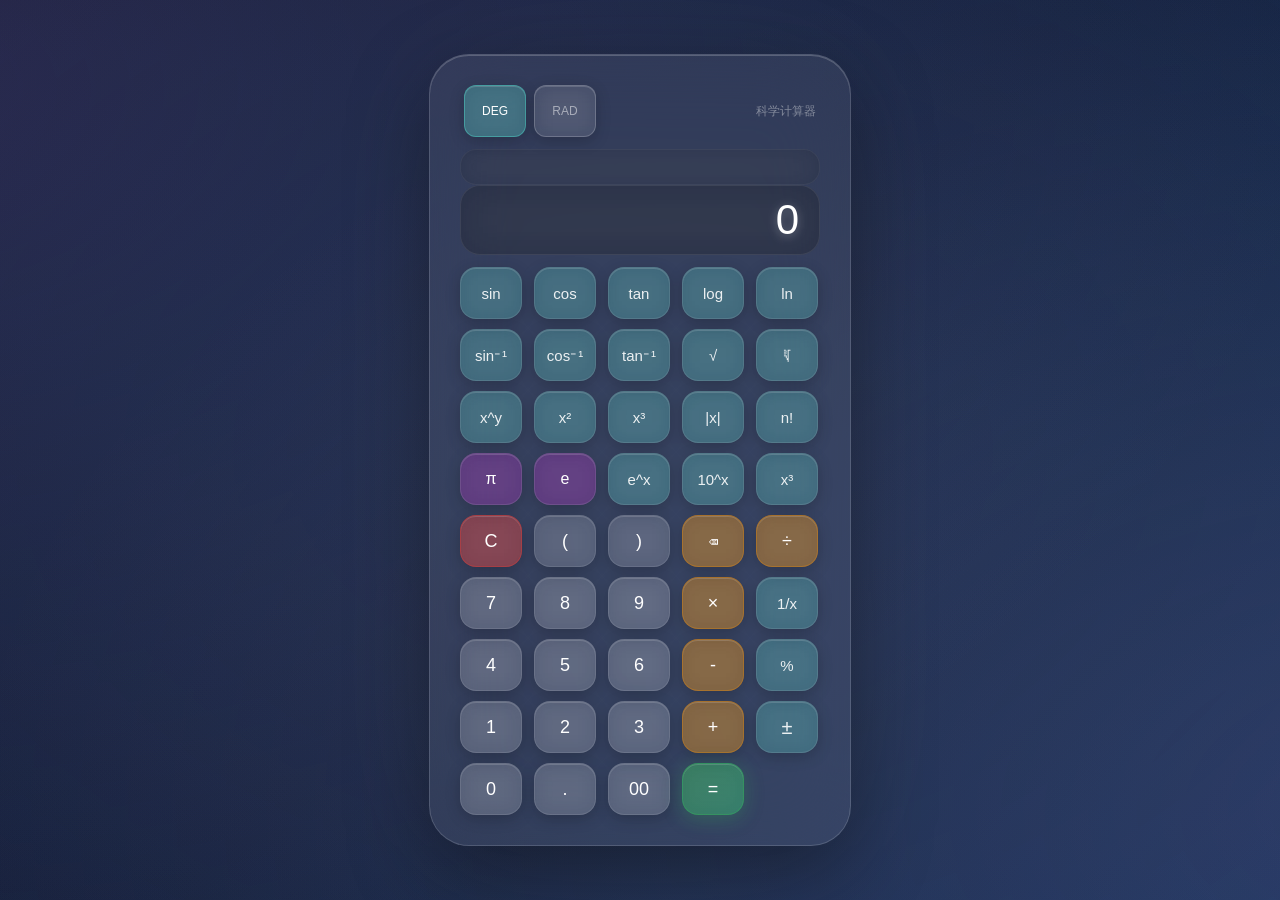
<file: 0318/0318-07-cal_site/index.html>
<!DOCTYPE html>
<html lang="zh-CN">
<head>
    <meta charset="UTF-8">
    <meta name="viewport" content="width=device-width, initial-scale=1.0">
    <title>科学计算器</title>
    <style>
        * {
            margin: 0;
            padding: 0;
            box-sizing: border-box;
        }

        body {
            min-height: 100vh;
            display: flex;
            justify-content: center;
            align-items: center;
            background: linear-gradient(135deg, #1a1a2e 0%, #16213e 50%, #0f3460 100%);
            font-family: -apple-system, BlinkMacSystemFont, 'SF Pro Display', 'SF Pro Text', 'Helvetica Neue', sans-serif;
            overflow: hidden;
        }

        body::before {
            content: '';
            position: fixed;
            top: -50%;
            left: -50%;
            width: 200%;
            height: 200%;
            background: 
                radial-gradient(ellipse at 20% 30%, rgba(120, 119, 255, 0.15) 0%, transparent 50%),
                radial-gradient(ellipse at 80% 70%, rgba(255, 107, 149, 0.12) 0%, transparent 50%),
                radial-gradient(ellipse at 50% 50%, rgba(78, 205, 196, 0.08) 0%, transparent 60%);
            animation: floatBg 20s ease-in-out infinite;
            pointer-events: none;
            z-index: 0;
        }

        @keyframes floatBg {
            0%, 100% { transform: translate(0, 0) rotate(0deg); }
            33% { transform: translate(2%, 2%) rotate(1deg); }
            66% { transform: translate(-1%, 1%) rotate(-1deg); }
        }

        .calculator {
            position: relative;
            z-index: 1;
            background: rgba(255, 255, 255, 0.08);
            backdrop-filter: blur(40px);
            -webkit-backdrop-filter: blur(40px);
            border: 1px solid rgba(255, 255, 255, 0.15);
            border-radius: 40px;
            padding: 30px;
            box-shadow: 
                0 25px 80px rgba(0, 0, 0, 0.4),
                inset 0 1px 0 rgba(255, 255, 255, 0.2),
                0 0 150px rgba(255, 255, 255, 0.05);
        }

        .display-container {
            margin-bottom: 12px;
        }

        .display {
            width: 360px;
            height: 70px;
            background: rgba(0, 0, 0, 0.25);
            backdrop-filter: blur(20px);
            -webkit-backdrop-filter: blur(20px);
            border: 1px solid rgba(255, 255, 255, 0.08);
            border-radius: 20px;
            margin-bottom: 8px;
            padding: 10px 20px;
            font-size: 42px;
            font-weight: 300;
            text-align: right;
            overflow: hidden;
            color: #fff;
            text-shadow: 0 2px 10px rgba(255, 255, 255, 0.3);
            transition: all 0.3s cubic-bezier(0.4, 0, 0.2, 1);
        }

        .preview {
            width: 360px;
            height: 36px;
            background: rgba(0, 0, 0, 0.15);
            backdrop-filter: blur(15px);
            -webkit-backdrop-filter: blur(15px);
            border: 1px solid rgba(255, 255, 255, 0.05);
            border-radius: 16px;
            padding: 8px 20px;
            font-size: 20px;
            font-weight: 400;
            text-align: right;
            overflow: hidden;
            color: rgba(255, 255, 255, 0.55);
            transition: all 0.3s cubic-bezier(0.4, 0, 0.2, 1);
        }

        .mode-indicator {
            display: flex;
            justify-content: space-between;
            align-items: center;
            margin-bottom: 12px;
            padding: 0 4px;
        }

        .mode-toggle {
            display: flex;
            gap: 8px;
        }

        .mode-btn {
            padding: 6px 12px;
            border: 1px solid rgba(255, 255, 255, 0.2);
            border-radius: 12px;
            background: rgba(255, 255, 255, 0.08);
            color: rgba(255, 255, 255, 0.5);
            font-size: 12px;
            cursor: pointer;
            transition: all 0.2s;
        }

        .mode-btn.active {
            background: rgba(78, 205, 196, 0.3);
            color: #fff;
            border-color: rgba(78, 205, 196, 0.5);
        }

        .buttons {
            display: grid;
            grid-template-columns: repeat(5, 1fr);
            gap: 10px;
        }

        button {
            width: 62px;
            height: 52px;
            border: none;
            border-radius: 16px;
            font-size: 18px;
            font-weight: 500;
            cursor: pointer;
            transition: all 0.2s cubic-bezier(0.4, 0, 0.2, 1);
            background: rgba(255, 255, 255, 0.12);
            color: #fff;
            backdrop-filter: blur(10px);
            -webkit-backdrop-filter: blur(10px);
            border: 1px solid rgba(255, 255, 255, 0.1);
            box-shadow: 
                0 4px 15px rgba(0, 0, 0, 0.2),
                inset 0 1px 0 rgba(255, 255, 255, 0.15);
        }

        button:hover {
            background: rgba(255, 255, 255, 0.22);
            transform: translateY(-2px);
            box-shadow: 
                0 6px 20px rgba(0, 0, 0, 0.3),
                inset 0 1px 0 rgba(255, 255, 255, 0.25);
        }

        button:active {
            transform: translateY(0);
            background: rgba(255, 255, 255, 0.3);
            box-shadow: 
                0 2px 8px rgba(0, 0, 0, 0.2),
                inset 0 1px 0 rgba(255, 255, 255, 0.2);
        }

        .num-btn {
            background: rgba(255, 255, 255, 0.15);
        }

        .num-btn:hover {
            background: rgba(255, 255, 255, 0.25);
        }

        .func-btn {
            background: rgba(78, 205, 196, 0.25);
            color: rgba(255, 255, 255, 0.9);
            font-size: 15px;
        }

        .func-btn:hover {
            background: rgba(78, 205, 196, 0.4);
        }

        .func-btn:active {
            background: rgba(78, 205, 196, 0.5);
        }

        .operator {
            background: rgba(255, 149, 0, 0.35);
            color: #fff;
            border-color: rgba(255, 149, 0, 0.3);
        }

        .operator:hover {
            background: rgba(255, 149, 0, 0.5);
            box-shadow: 
                0 6px 20px rgba(255, 149, 0, 0.3),
                inset 0 1px 0 rgba(255, 255, 255, 0.2);
        }

        .operator:active {
            background: rgba(255, 149, 0, 0.6);
        }

        .clear {
            background: rgba(255, 59, 48, 0.35);
            color: #fff;
            border-color: rgba(255, 59, 48, 0.3);
        }

        .clear:hover {
            background: rgba(255, 59, 48, 0.5);
            box-shadow: 
                0 6px 20px rgba(255, 59, 48, 0.3),
                inset 0 1px 0 rgba(255, 255, 255, 0.2);
        }

        .clear:active {
            background: rgba(255, 59, 48, 0.6);
        }

        .equals {
            background: linear-gradient(135deg, rgba(52, 199, 89, 0.4) 0%, rgba(46, 204, 113, 0.4) 100%);
            color: #fff;
            border-color: rgba(52, 199, 89, 0.3);
            box-shadow: 
                0 4px 20px rgba(52, 199, 89, 0.25),
                inset 0 1px 0 rgba(255, 255, 255, 0.15);
        }

        .equals:hover {
            background: linear-gradient(135deg, rgba(52, 199, 89, 0.55) 0%, rgba(46, 204, 113, 0.55) 100%);
            box-shadow: 
                0 8px 30px rgba(52, 199, 89, 0.35),
                inset 0 1px 0 rgba(255, 255, 255, 0.25);
        }

        .equals:active {
            background: linear-gradient(135deg, rgba(52, 199, 89, 0.7) 0%, rgba(46, 204, 113, 0.7) 100%);
        }

        .const-btn {
            background: rgba(156, 39, 176, 0.35);
            color: #fff;
            font-size: 16px;
        }

        .const-btn:hover {
            background: rgba(156, 39, 176, 0.5);
        }

        .const-btn:active {
            background: rgba(156, 39, 176, 0.6);
        }

        @keyframes press {
            0% { transform: scale(1); }
            50% { transform: scale(0.92); }
            100% { transform: scale(1); }
        }

        .press-anim {
            animation: press 0.15s ease-out;
        }

        .button-row {
            display: contents;
        }
    </style>
</head>
<body>
    <div class="calculator">
        <div class="mode-indicator">
            <div class="mode-toggle">
                <button class="mode-btn active" id="degBtn" onclick="setAngleMode('deg')">DEG</button>
                <button class="mode-btn" id="radBtn" onclick="setAngleMode('rad')">RAD</button>
            </div>
            <span style="color: rgba(255,255,255,0.4); font-size: 12px;">科学计算器</span>
        </div>
        <div class="display-container">
            <div class="preview" id="preview"></div>
            <div class="display" id="display">0</div>
        </div>
        <div class="buttons">
            <button class="func-btn" onclick="insertFunc('sin')">sin</button>
            <button class="func-btn" onclick="insertFunc('cos')">cos</button>
            <button class="func-btn" onclick="insertFunc('tan')">tan</button>
            <button class="func-btn" onclick="insertFunc('log')">log</button>
            <button class="func-btn" onclick="insertFunc('ln')">ln</button>
            
            <button class="func-btn" onclick="insertFunc('asin')">sin⁻¹</button>
            <button class="func-btn" onclick="insertFunc('acos')">cos⁻¹</button>
            <button class="func-btn" onclick="insertFunc('atan')">tan⁻¹</button>
            <button class="func-btn" onclick="insertFunc('sqrt')">√</button>
            <button class="func-btn" onclick="insertFunc('cbrt')">∛</button>
            
            <button class="func-btn" onclick="insertPower('^')">x^y</button>
            <button class="func-btn" onclick="appendChar('^2')">x²</button>
            <button class="func-btn" onclick="appendChar('^3')">x³</button>
            <button class="func-btn" onclick="insertFunc('abs')">|x|</button>
            <button class="func-btn" onclick="insertFunc('fact')">n!</button>
            
            <button class="const-btn" onclick="appendChar('π')">π</button>
            <button class="const-btn" onclick="appendChar('e')">e</button>
            <button class="func-btn" onclick="insertFunc('exp')">e^x</button>
            <button class="func-btn" onclick="insertFunc('10pow')">10^x</button>
            <button class="func-btn" onclick="insertFunc('cube')">x³</button>
            
            <button class="clear" onclick="clearDisplay(); animateBtn(this)">C</button>
            <button onclick="appendChar('('); animateBtn(this)">(</button>
            <button onclick="appendChar(')'); animateBtn(this)">)</button>
            <button onclick="deleteChar(); animateBtn(this)" class="operator">⌫</button>
            <button onclick="appendChar('/'); animateBtn(this)" class="operator">÷</button>
            
            <button onclick="appendChar('7'); animateBtn(this)" class="num-btn">7</button>
            <button onclick="appendChar('8'); animateBtn(this)" class="num-btn">8</button>
            <button onclick="appendChar('9'); animateBtn(this)" class="num-btn">9</button>
            <button onclick="appendChar('*'); animateBtn(this)" class="operator">×</button>
            <button onclick="insertFunc('inv')" class="func-btn">1/x</button>
            
            <button onclick="appendChar('4'); animateBtn(this)" class="num-btn">4</button>
            <button onclick="appendChar('5'); animateBtn(this)" class="num-btn">5</button>
            <button onclick="appendChar('6'); animateBtn(this)" class="num-btn">6</button>
            <button onclick="appendChar('-'); animateBtn(this)" class="operator">-</button>
            <button onclick="appendChar('%'); animateBtn(this)" class="func-btn">%</button>
            
            <button onclick="appendChar('1'); animateBtn(this)" class="num-btn">1</button>
            <button onclick="appendChar('2'); animateBtn(this)" class="num-btn">2</button>
            <button onclick="appendChar('3'); animateBtn(this)" class="num-btn">3</button>
            <button onclick="appendChar('+'); animateBtn(this)" class="operator">+</button>
            <button class="func-btn" onclick="toggleSign()" style="font-size: 20px;">±</button>
            
            <button onclick="appendChar('0'); animateBtn(this)" class="num-btn">0</button>
            <button onclick="appendChar('.'); animateBtn(this)" class="num-btn">.</button>
            <button onclick="appendChar('00'); animateBtn(this)" class="num-btn">00</button>
            <button onclick="calculate(); animateBtn(this)" class="equals" style="grid-column: span 2;">=</button>
        </div>
    </div>

    <script>
        const display = document.getElementById('display');
        const preview = document.getElementById('preview');
        const degBtn = document.getElementById('degBtn');
        const radBtn = document.getElementById('radBtn');
        let currentExpression = '0';
        let expressionHistory = '';
        let angleMode = 'deg';

        const PI = Math.PI;
        const E = Math.E;

        function setAngleMode(mode) {
            angleMode = mode;
            if (mode === 'deg') {
                degBtn.classList.add('active');
                radBtn.classList.remove('active');
            } else {
                radBtn.classList.add('active');
                degBtn.classList.remove('active');
            }
        }

        function toRadians(angle) {
            if (angleMode === 'deg') {
                return angle * PI / 180;
            }
            return angle;
        }

        function toDegrees(angle) {
            if (angleMode === 'deg') {
                return angle * 180 / PI;
            }
            return angle;
        }

        function animateBtn(btn) {
            btn.classList.add('press-anim');
            setTimeout(() => btn.classList.remove('press-anim'), 150);
        }

        function updateDisplay() {
            display.textContent = currentExpression;
            preview.textContent = expressionHistory;
        }

        function appendChar(char) {
            if (currentExpression === '0' && char !== '.') {
                currentExpression = char;
            } else {
                currentExpression += char;
            }
            expressionHistory = currentExpression;
            updateDisplay();
        }

        function insertFunc(func) {
            const funcs = {
                'sin': 'sin(',
                'cos': 'cos(',
                'tan': 'tan(',
                'asin': 'asin(',
                'acos': 'acos(',
                'atan': 'atan(',
                'log': 'log(',
                'ln': 'ln(',
                'sqrt': 'sqrt(',
                'cbrt': 'cbrt(',
                'abs': 'abs(',
                'fact': 'fact(',
                'exp': 'exp(',
                '10pow': '10^(',
                'inv': '1/(',
                'pi': '2*π'
            };
            if (funcs[func]) {
                appendChar(funcs[func]);
            }
        }

        function insertPower(pow) {
            appendChar('^' + '(');
        }

        function toggleSign() {
            if (currentExpression !== '0') {
                if (currentExpression.startsWith('-')) {
                    currentExpression = currentExpression.substring(1);
                } else {
                    currentExpression = '-' + currentExpression;
                }
                expressionHistory = currentExpression;
                updateDisplay();
            }
        }

        function clearDisplay() {
            currentExpression = '0';
            expressionHistory = '';
            updateDisplay();
        }

        function deleteChar() {
            if (currentExpression.length === 1 || currentExpression === '0') {
                currentExpression = '0';
            } else {
                currentExpression = currentExpression.slice(0, -1);
            }
            expressionHistory = currentExpression;
            updateDisplay();
        }

        function factorial(n) {
            if (n < 0) return NaN;
            if (n === 0 || n === 1) return 1;
            if (n > 170) return Infinity;
            if (!Number.isInteger(n)) return gamma(n + 1);
            let result = 1;
            for (let i = 2; i <= n; i++) {
                result *= i;
            }
            return result;
        }

        function gamma(z) {
            if (z < 0.5) {
                return PI / (Math.sin(PI * z) * gamma(1 - z));
            }
            z -= 1;
            const g = 7;
            const c = [
                0.99999999999980993,
                676.5203681218851,
                -1259.1392167224028,
                771.32342877765313,
                -176.61502916214059,
                12.507343278686905,
                -0.13857109526572012,
                9.9843695780195716e-6,
                1.5056327351493116e-7
            ];
            let x = c[0];
            for (let i = 1; i < g + 2; i++) {
                x += c[i] / (z + i);
            }
            const t = z + g + 0.5;
            return Math.sqrt(2 * PI) * Math.pow(t, z + 0.5) * Math.exp(-t) * x;
        }

        function safeEval(expr) {
            expr = expr.replace(/π/g, `(${PI})`);
            expr = expr.replace(/e(?![x])/g, `(${E})`);
            expr = expr.replace(/sin\(([^)]+)\)/g, (_, x) => `Math.sin(${toRadians(eval(x))})`);
            expr = expr.replace(/cos\(([^)]+)\)/g, (_, x) => `Math.cos(${toRadians(eval(x))})`);
            expr = expr.replace(/tan\(([^)]+)\)/g, (_, x) => `Math.tan(${toRadians(eval(x))})`);
            expr = expr.replace(/asin\(([^)]+)\)/g, (_, x) => `(${toDegrees(Math.asin(eval(x)))})`);
            expr = expr.replace(/acos\(([^)]+)\)/g, (_, x) => `(${toDegrees(Math.acos(eval(x)))})`);
            expr = expr.replace(/atan\(([^)]+)\)/g, (_, x) => `(${toDegrees(Math.atan(eval(x)))})`);
            expr = expr.replace(/log\(([^)]+)\)/g, (_, x) => `(Math.log10(${eval(x)}))`);
            expr = expr.replace(/ln\(([^)]+)\)/g, (_, x) => `(Math.log(${eval(x)}))`);
            expr = expr.replace(/sqrt\(([^)]+)\)/g, (_, x) => `(Math.sqrt(${eval(x)}))`);
            expr = expr.replace(/cbrt\(([^)]+)\)/g, (_, x) => `(Math.cbrt(${eval(x)}))`);
            expr = expr.replace(/abs\(([^)]+)\)/g, (_, x) => `(Math.abs(${eval(x)}))`);
            expr = expr.replace(/exp\(([^)]+)\)/g, (_, x) => `(Math.exp(${eval(x)}))`);
            expr = expr.replace(/10\^\(([^)]+)\)/g, (_, x) => `(Math.pow(10,${eval(x)}))`);
            expr = expr.replace(/fact\(([^)]+)\)/g, (_, x) => `(${factorial(eval(x))})`);
            expr = expr.replace(/(\d+)!\)/g, 'fact($1)');
            expr = expr.replace(/(\d+)!\+/g, 'fact($1)+');
            expr = expr.replace(/(\d+)!\-/g, 'fact($1)-');
            expr = expr.replace(/(\d+)!\*/g, 'fact($1)*');
            expr = expr.replace(/(\d+)!\//g, 'fact($1)/');
            expr = expr.replace(/×/g, '*');
            expr = expr.replace(/÷/g, '/');
            expr = expr.replace(/\^2/g, '**2');
            expr = expr.replace(/\^3/g, '**3');
            expr = expr.replace(/\^\(/g, '**(');
            expr = expr.replace(/(\d+)!/g, (_, n) => factorial(parseInt(n)));
            
            return eval(expr);
        }

        function calculate() {
            try {
                const result = safeEval(currentExpression);
                if (isNaN(result)) {
                    throw new Error('数学错误');
                }
                expressionHistory = currentExpression + ' =';
                if (!isFinite(result)) {
                    currentExpression = result > 0 ? '∞' : '-∞';
                } else if (Number.isInteger(result) && Math.abs(result) < 1e15) {
                    currentExpression = String(result);
                } else {
                    currentExpression = parseFloat(result.toPrecision(12)).toString();
                }
                updateDisplay();
            } catch (e) {
                currentExpression = '错误';
                updateDisplay();
                setTimeout(() => {
                    currentExpression = '0';
                    expressionHistory = '';
                    updateDisplay();
                }, 1500);
            }
        }

        document.addEventListener('keydown', (e) => {
            const key = e.key;
            if ((key >= '0' && key <= '9') || key === '.') {
                appendChar(key);
            } else if (key === '+' || key === '-') {
                appendChar(key);
            } else if (key === '*') {
                appendChar('×');
            } else if (key === '/') {
                appendChar('÷');
            } else if (key === '(' || key === ')') {
                appendChar(key);
            } else if (key === 'Enter' || key === '=') {
                calculate();
            } else if (key === 'Escape') {
                clearDisplay();
            } else if (key === 'Backspace') {
                deleteChar();
            } else if (key === '^') {
                appendChar('^');
            } else if (key === 'p') {
                appendChar('π');
            }
        });
    </script>
</body>
</html>
</file>
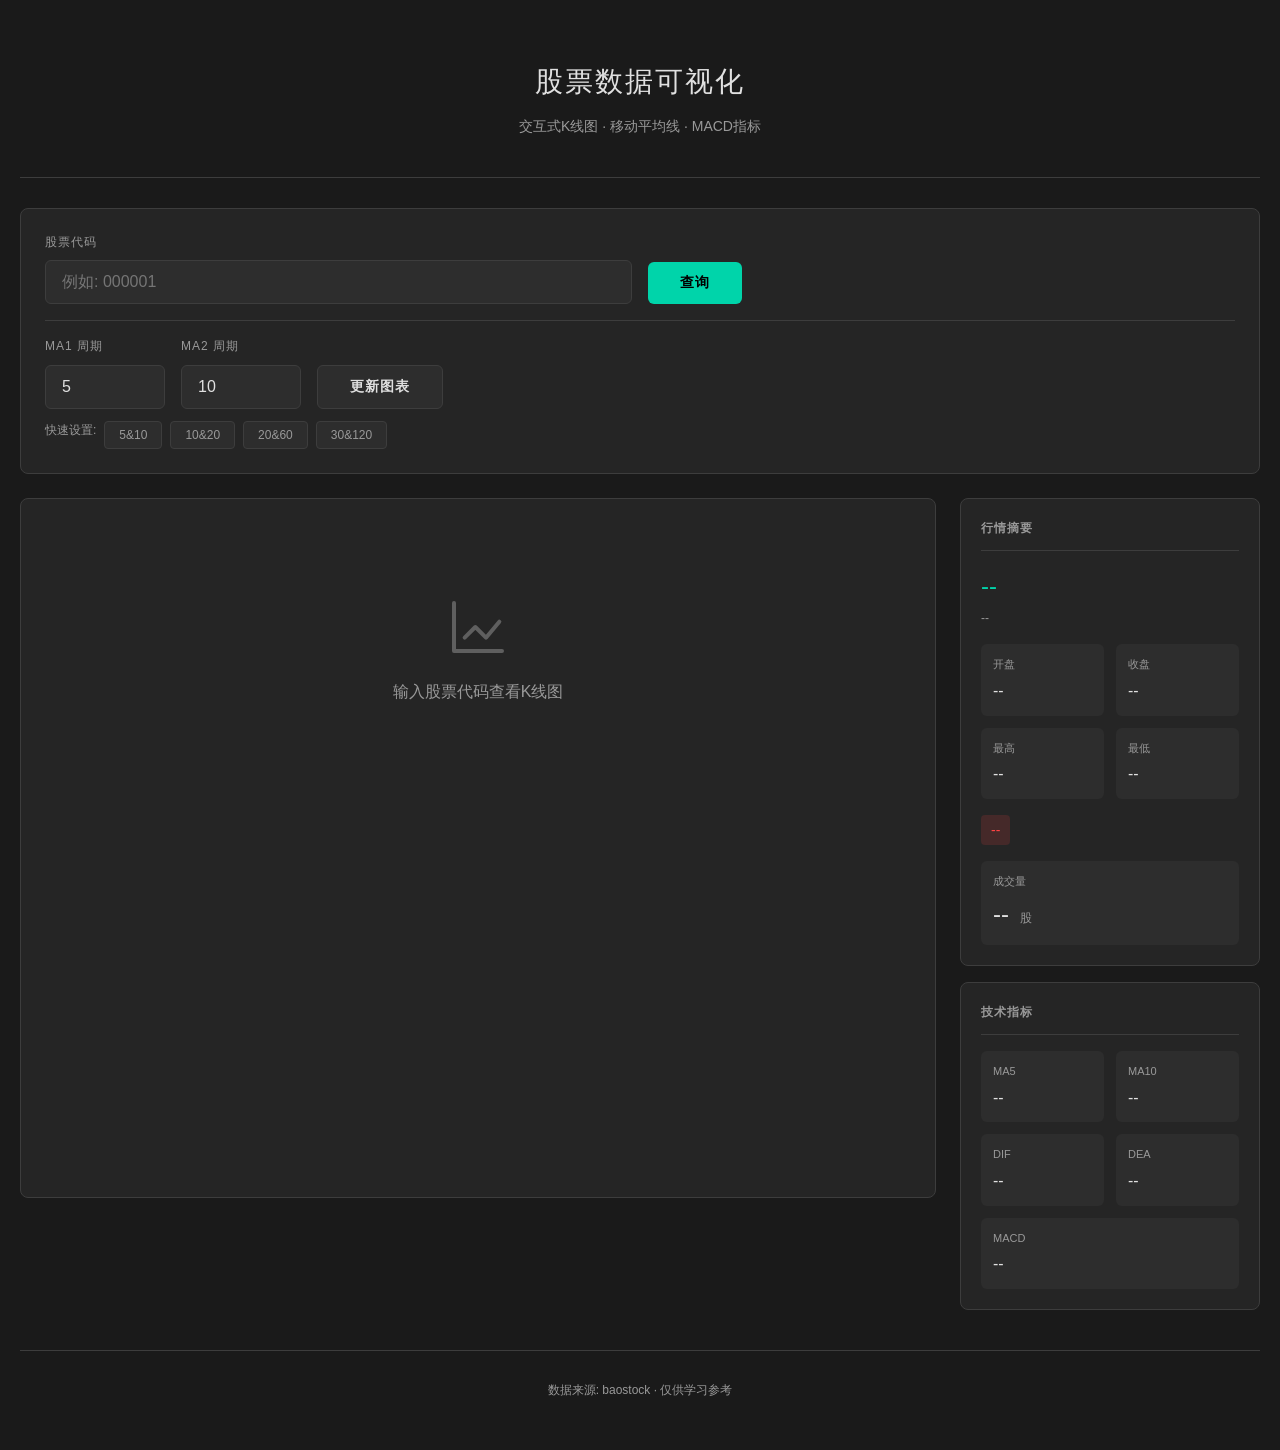
<file: 0422/0422-09/templates/index.html>
<!DOCTYPE html>
<html lang="zh-CN">
<head>
    <meta charset="UTF-8">
    <meta name="viewport" content="width=device-width, initial-scale=1.0">
    <title>股票数据可视化</title>
    <script src="https://cdn.plot.ly/plotly-2.27.0.min.js"></script>
    <style>
        :root {
            --bg-primary: #1a1a1a;
            --bg-secondary: #252525;
            --bg-tertiary: #2d2d2d;
            --text-primary: #e0e0e0;
            --text-secondary: #999999;
            --accent: #00d4aa;
            --accent-hover: #00b894;
            --border: #3d3d3d;
            --success: #2ecc71;
            --danger: #e74c3c;
            --k-up: #ff4444;
            --k-down: #00c851;
        }

        * {
            margin: 0;
            padding: 0;
            box-sizing: border-box;
        }

        body {
            font-family: -apple-system, BlinkMacSystemFont, 'Segoe UI', Roboto, 'Helvetica Neue', Arial, sans-serif;
            background: var(--bg-primary);
            color: var(--text-primary);
            min-height: 100vh;
            line-height: 1.6;
        }

        .container {
            max-width: 1400px;
            margin: 0 auto;
            padding: 20px;
        }

        header {
            text-align: center;
            padding: 40px 0;
            border-bottom: 1px solid var(--border);
            margin-bottom: 30px;
        }

        header h1 {
            font-size: 28px;
            font-weight: 300;
            letter-spacing: 2px;
            color: var(--text-primary);
        }

        header p {
            color: var(--text-secondary);
            font-size: 14px;
            margin-top: 10px;
        }

        .search-panel {
            background: var(--bg-secondary);
            border-radius: 8px;
            padding: 24px;
            margin-bottom: 24px;
            border: 1px solid var(--border);
        }

        .search-form {
            display: flex;
            gap: 16px;
            flex-wrap: wrap;
            align-items: flex-end;
        }

        .form-group {
            flex: 1;
            min-width: 200px;
        }

        .form-group label {
            display: block;
            font-size: 12px;
            color: var(--text-secondary);
            margin-bottom: 8px;
            text-transform: uppercase;
            letter-spacing: 1px;
        }

        .form-group input, .form-group select {
            width: 100%;
            padding: 12px 16px;
            background: var(--bg-tertiary);
            border: 1px solid var(--border);
            border-radius: 6px;
            color: var(--text-primary);
            font-size: 16px;
            transition: border-color 0.2s, box-shadow 0.2s;
        }

        .form-group input:focus, .form-group select:focus {
            outline: none;
            border-color: var(--accent);
            box-shadow: 0 0 0 3px rgba(0, 212, 170, 0.1);
        }

        .btn {
            padding: 12px 32px;
            background: var(--accent);
            color: #000;
            border: none;
            border-radius: 6px;
            font-size: 14px;
            font-weight: 600;
            cursor: pointer;
            transition: all 0.2s;
            text-transform: uppercase;
            letter-spacing: 1px;
        }

        .btn:hover {
            background: var(--accent-hover);
            transform: translateY(-1px);
        }

        .btn:active {
            transform: translateY(0);
        }

        .btn:disabled {
            opacity: 0.5;
            cursor: not-allowed;
            transform: none;
        }

        .btn-secondary {
            background: var(--bg-tertiary);
            color: var(--text-primary);
            border: 1px solid var(--border);
        }

        .btn-secondary:hover {
            background: var(--border);
        }

        .ma-settings {
            display: flex;
            gap: 16px;
            align-items: flex-end;
            margin-top: 16px;
            padding-top: 16px;
            border-top: 1px solid var(--border);
        }

        .ma-settings .form-group {
            min-width: 120px;
            flex: 0 0 auto;
        }

        .ma-presets {
            display: flex;
            gap: 8px;
            margin-top: 12px;
        }

        .preset-btn {
            padding: 6px 14px;
            background: var(--bg-tertiary);
            border: 1px solid var(--border);
            border-radius: 4px;
            color: var(--text-secondary);
            font-size: 12px;
            cursor: pointer;
            transition: all 0.2s;
        }

        .preset-btn:hover, .preset-btn.active {
            background: var(--accent);
            color: #000;
            border-color: var(--accent);
        }

        .content-wrapper {
            display: grid;
            grid-template-columns: 1fr 300px;
            gap: 24px;
        }

        @media (max-width: 1024px) {
            .content-wrapper {
                grid-template-columns: 1fr;
            }
        }

        .chart-container {
            background: var(--bg-secondary);
            border-radius: 8px;
            padding: 16px;
            border: 1px solid var(--border);
            min-height: 700px;
            height: calc(100vh - 300px);
        }

        #kline-chart {
            width: 100%;
            height: 100%;
            min-height: 650px;
        }

        .info-panel {
            display: flex;
            flex-direction: column;
            gap: 16px;
        }

        .info-card {
            background: var(--bg-secondary);
            border-radius: 8px;
            padding: 20px;
            border: 1px solid var(--border);
        }

        .info-card h3 {
            font-size: 12px;
            color: var(--text-secondary);
            text-transform: uppercase;
            letter-spacing: 1px;
            margin-bottom: 16px;
            padding-bottom: 12px;
            border-bottom: 1px solid var(--border);
        }

        .stock-code {
            font-size: 24px;
            font-weight: 300;
            color: var(--accent);
            margin-bottom: 4px;
        }

        .stock-date {
            font-size: 12px;
            color: var(--text-secondary);
        }

        .price-grid {
            display: grid;
            grid-template-columns: repeat(2, 1fr);
            gap: 12px;
        }

        .price-item {
            padding: 12px;
            background: var(--bg-tertiary);
            border-radius: 6px;
        }

        .price-item label {
            display: block;
            font-size: 11px;
            color: var(--text-secondary);
            margin-bottom: 4px;
        }

        .price-item .value {
            font-size: 16px;
            font-weight: 500;
        }

        .price-item .value.up {
            color: var(--k-up);
        }

        .price-item .value.down {
            color: var(--k-down);
        }

        .change-badge {
            display: inline-block;
            padding: 4px 10px;
            border-radius: 4px;
            font-size: 14px;
            font-weight: 500;
        }

        .change-badge.up {
            background: rgba(255, 68, 68, 0.15);
            color: var(--k-up);
        }

        .change-badge.down {
            background: rgba(0, 200, 81, 0.15);
            color: var(--k-down);
        }

        .volume-info {
            font-size: 24px;
            font-weight: 300;
        }

        .volume-unit {
            font-size: 12px;
            color: var(--text-secondary);
            margin-left: 4px;
        }

        .loading {
            display: none;
            text-align: center;
            padding: 60px 20px;
        }

        .loading.active {
            display: block;
        }

        .spinner {
            width: 40px;
            height: 40px;
            border: 3px solid var(--border);
            border-top-color: var(--accent);
            border-radius: 50%;
            animation: spin 1s linear infinite;
            margin: 0 auto 16px;
        }

        @keyframes spin {
            to { transform: rotate(360deg); }
        }

        .error-message {
            display: none;
            background: rgba(231, 76, 60, 0.1);
            border: 1px solid var(--danger);
            border-radius: 8px;
            padding: 16px 20px;
            color: var(--danger);
            margin-bottom: 24px;
        }

        .error-message.active {
            display: block;
        }

        .empty-state {
            display: flex;
            flex-direction: column;
            align-items: center;
            justify-content: center;
            padding: 80px 20px;
            color: var(--text-secondary);
        }

        .empty-state svg {
            width: 64px;
            height: 64px;
            margin-bottom: 20px;
            opacity: 0.5;
        }

        footer {
            text-align: center;
            padding: 30px 0;
            margin-top: 40px;
            border-top: 1px solid var(--border);
            color: var(--text-secondary);
            font-size: 12px;
        }

        .hidden {
            display: none !important;
        }

        .data-count {
            font-size: 12px;
            color: var(--text-secondary);
            margin-top: 12px;
        }

        /* 响应式优化 - 小屏幕 */
        @media (max-width: 768px) {
            .chart-container {
                min-height: 500px;
                height: auto;
            }
            
            #kline-chart {
                min-height: 450px;
            }
        }

        /* 非常小的屏幕 */
        @media (max-width: 480px) {
            .chart-container {
                min-height: 400px;
                padding: 12px;
            }
            
            #kline-chart {
                min-height: 350px;
            }
        }
    </style>
</head>
<body>
    <div class="container">
        <header>
            <h1>股票数据可视化</h1>
            <p>交互式K线图 · 移动平均线 · MACD指标</p>
        </header>

        <div class="search-panel">
            <form class="search-form" id="searchForm">
                <div class="form-group">
                    <label>股票代码</label>
                    <input type="text" id="stockCode" placeholder="例如: 000001" maxlength="6">
                </div>
                <div class="form-group">
                    <button type="submit" class="btn" id="searchBtn">查询</button>
                </div>
            </form>

            <div class="ma-settings">
                <div class="form-group">
                    <label>MA1 周期</label>
                    <input type="number" id="ma1Period" value="5" min="1" max="250">
                </div>
                <div class="form-group">
                    <label>MA2 周期</label>
                    <input type="number" id="ma2Period" value="10" min="1" max="250">
                </div>
                <button type="button" class="btn btn-secondary" id="updateChartBtn">更新图表</button>
            </div>

            <div class="ma-presets">
                <span style="font-size: 12px; color: var(--text-secondary);">快速设置:</span>
                <button class="preset-btn" data-ma1="5" data-ma2="10">5&10</button>
                <button class="preset-btn" data-ma1="10" data-ma2="20">10&20</button>
                <button class="preset-btn" data-ma1="20" data-ma2="60">20&60</button>
                <button class="preset-btn" data-ma1="30" data-ma2="120">30&120</button>
            </div>
        </div>

        <div class="error-message" id="errorMessage"></div>

        <div class="content-wrapper">
            <div class="chart-container">
                <div class="loading" id="loading">
                    <div class="spinner"></div>
                    <p>加载数据中...</p>
                </div>
                <div class="empty-state" id="emptyState">
                    <svg viewBox="0 0 24 24" fill="none" stroke="currentColor" stroke-width="1.5">
                        <path d="M3 3v18h18" stroke-linecap="round" stroke-linejoin="round"/>
                        <path d="M7 16l4-4 4 4 5-6" stroke-linecap="round" stroke-linejoin="round"/>
                    </svg>
                    <p>输入股票代码查看K线图</p>
                </div>
                <div id="kline-chart"></div>
                <p class="data-count hidden" id="dataCount"></p>
            </div>

            <div class="info-panel">
                <div class="info-card" id="summaryCard">
                    <h3>行情摘要</h3>
                    <div class="stock-code" id="displayCode">--</div>
                    <div class="stock-date" id="displayDate">--</div>
                    <div class="price-grid" style="margin-top: 16px;">
                        <div class="price-item">
                            <label>开盘</label>
                            <div class="value" id="priceOpen">--</div>
                        </div>
                        <div class="price-item">
                            <label>收盘</label>
                            <div class="value" id="priceClose">--</div>
                        </div>
                        <div class="price-item">
                            <label>最高</label>
                            <div class="value" id="priceHigh">--</div>
                        </div>
                        <div class="price-item">
                            <label>最低</label>
                            <div class="value" id="priceLow">--</div>
                        </div>
                    </div>
                    <div style="margin-top: 16px; display: flex; align-items: center; gap: 12px;">
                        <span class="change-badge up" id="priceChange">--</span>
                    </div>
                    <div style="margin-top: 16px;">
                        <div class="price-item">
                            <label>成交量</label>
                            <div class="volume-info">
                                <span id="priceVolume">--</span>
                                <span class="volume-unit">股</span>
                            </div>
                        </div>
                    </div>
                </div>

                <div class="info-card">
                    <h3>技术指标</h3>
                    <div class="price-grid">
                        <div class="price-item">
                            <label>MA5</label>
                            <div class="value" id="indMa5">--</div>
                        </div>
                        <div class="price-item">
                            <label>MA10</label>
                            <div class="value" id="indMa10">--</div>
                        </div>
                        <div class="price-item">
                            <label>DIF</label>
                            <div class="value" id="indDif">--</div>
                        </div>
                        <div class="price-item">
                            <label>DEA</label>
                            <div class="value" id="indDea">--</div>
                        </div>
                        <div class="price-item" style="grid-column: span 2;">
                            <label>MACD</label>
                            <div class="value" id="indMacd">--</div>
                        </div>
                    </div>
                </div>
            </div>
        </div>

        <footer>
            数据来源: baostock · 仅供学习参考
        </footer>
    </div>

    <script>
        let currentStockCode = '';
        let chartData = null;

        const searchForm = document.getElementById('searchForm');
        const stockCodeInput = document.getElementById('stockCode');
        const ma1Input = document.getElementById('ma1Period');
        const ma2Input = document.getElementById('ma2Period');
        const searchBtn = document.getElementById('searchBtn');
        const updateChartBtn = document.getElementById('updateChartBtn');
        const loading = document.getElementById('loading');
        const emptyState = document.getElementById('emptyState');
        const errorMessage = document.getElementById('errorMessage');
        const dataCount = document.getElementById('dataCount');

        searchForm.addEventListener('submit', async (e) => {
            e.preventDefault();
            const code = stockCodeInput.value.trim();
            if (!code) {
                showError('请输入股票代码');
                return;
            }
            currentStockCode = code;
            await fetchStockData();
        });

        updateChartBtn.addEventListener('click', async () => {
            if (!currentStockCode) {
                showError('请先查询股票数据');
                return;
            }
            await fetchStockData();
        });

        document.querySelectorAll('.preset-btn').forEach(btn => {
            btn.addEventListener('click', () => {
                const ma1 = btn.dataset.ma1;
                const ma2 = btn.dataset.ma2;
                ma1Input.value = ma1;
                ma2Input.value = ma2;

                document.querySelectorAll('.preset-btn').forEach(b => b.classList.remove('active'));
                btn.classList.add('active');

                if (currentStockCode) {
                    fetchStockData();
                }
            });
        });

        async function fetchStockData() {
            showLoading();
            hideError();

            const code = currentStockCode;
            const ma1 = parseInt(ma1Input.value) || 5;
            const ma2 = parseInt(ma2Input.value) || 10;

            try {
                const response = await fetch(`/api/stock?code=${code}&ma1=${ma1}&ma2=${ma2}`);
                const data = await response.json();

                if (!data.success) {
                    showError(data.error);
                    return;
                }

                chartData = data;
                renderChart(data.chart_data, ma1, ma2);
                updateSummary(data.summary);
                updateIndicators(data.chart_data);

                dataCount.textContent = `共 ${data.record_count} 条数据`;
                dataCount.classList.remove('hidden');

            } catch (error) {
                showError('网络请求失败，请稍后重试');
                console.error(error);
            } finally {
                hideLoading();
            }
        }

        function renderChart(data, ma1, ma2) {
            emptyState.classList.add('hidden');

            const traceCandlestick = {
                x: data.dates,
                type: 'candlestick',
                open: data.opens,
                high: data.highs,
                low: data.lows,
                close: data.closes,
                name: 'K线',
                increasing: { line: { color: '#ff4444' } },
                decreasing: { line: { color: '#00c851' } }
            };

            const traceMA1 = {
                x: data.dates,
                y: data.ma1,
                type: 'scatter',
                mode: 'lines',
                name: `MA${ma1}`,
                line: { color: '#FF6B6B', width: 1.5 }
            };

            const traceMA2 = {
                x: data.dates,
                y: data.ma2,
                type: 'scatter',
                mode: 'lines',
                name: `MA${ma2}`,
                line: { color: '#4ECDC4', width: 1.5 }
            };

            const traceVolume = {
                x: data.dates,
                y: data.volumes,
                type: 'bar',
                name: '成交量',
                yaxis: 'y2',
                marker: {
                    color: data.closes.map((c, i) =>
                        i > 0 && c >= data.opens[i] ? 'rgba(255, 68, 68, 0.6)' : 'rgba(0, 200, 81, 0.6)'
                    )
                }
            };

            const traceDIF = {
                x: data.dates,
                y: data.dif,
                type: 'scatter',
                mode: 'lines',
                name: 'DIF',
                yaxis: 'y3',
                line: { color: '#FF6B6B', width: 1.2 }
            };

            const traceDEA = {
                x: data.dates,
                y: data.dea,
                type: 'scatter',
                mode: 'lines',
                name: 'DEA',
                yaxis: 'y3',
                line: { color: '#4ECDC4', width: 1.2 }
            };

            const traceMacd = {
                x: data.dates,
                y: data.macd,
                type: 'bar',
                name: 'MACD',
                yaxis: 'y3',
                marker: {
                    color: data.macd.map(v => v >= 0 ? '#ff4444' : '#00c851')
                }
            };

            const layout = {
                paper_bgcolor: 'transparent',
                plot_bgcolor: 'transparent',
                font: { color: '#999', size: 12 },
                margin: { l: 50, r: 20, t: 10, b: 40, pad: 4 },
                xaxis: {
                    type: 'category',
                    categoryorder: 'category ascending',
                    gridcolor: '#333',
                    showgrid: true,
                    tickfont: { size: 11 },
                    titlefont: { size: 13 }
                },
                yaxis: {
                    title: '价格',
                    gridcolor: '#333',
                    showgrid: true,
                    domain: [0.55, 1],
                    tickfont: { size: 11 },
                    titlefont: { size: 13 }
                },
                yaxis2: {
                    title: '成交量',
                    gridcolor: '#333',
                    showgrid: false,
                    domain: [0.35, 0.5],
                    tickfont: { size: 11 },
                    titlefont: { size: 13 }
                },
                yaxis3: {
                    title: 'MACD',
                    gridcolor: '#333',
                    showgrid: false,
                    domain: [0, 0.3],
                    tickfont: { size: 11 },
                    titlefont: { size: 13 }
                },
                legend: {
                    x: 0,
                    y: 1.02,
                    orientation: 'h',
                    font: { color: '#999', size: 11 },
                    xanchor: 'left',
                    yanchor: 'bottom'
                },
                hovermode: 'x unified',
                dragmode: 'pan',
                autosize: true
            };

            const containerHeight = document.getElementById('kline-chart').clientHeight;
            
            const klineLayout = {
                ...layout,
                autosize: true,
                height: containerHeight || 650,
                title: {
                    text: `股票 ${currentStockCode} K线图`,
                    font: { size: 16, color: '#e0e0e0' }
                }
            };

            const config = {
                responsive: true,
                displayModeBar: true,
                displaylogo: false,
                scrollZoom: true,
                modeBarButtonsToRemove: ['toggleSpikelines'],
                modeBarButtonsToAdd: [{
                    name: 'fullScreen',
                    icon: Plotly.Icons.fullscreen,
                    click: function(gd) {
                        Plotly.relayout(gd, { 'autosize': true });
                    }
                }]
            };

            Plotly.newPlot('kline-chart', [
                traceCandlestick, traceMA1, traceMA2,
                traceVolume, traceMacd, traceDIF, traceDEA
            ], klineLayout, config);

            window.onresize = function() {
                const newHeight = document.getElementById('kline-chart').clientHeight;
                Plotly.relayout('kline-chart', {
                    'autosize': true,
                    'height': newHeight || 650
                });
            };

            setTimeout(() => {
                const currentHeight = document.getElementById('kline-chart').clientHeight;
                if (currentHeight > 0) {
                    Plotly.relayout('kline-chart', {
                        'autosize': true,
                        'height': currentHeight
                    });
                }
            }, 100);
        }

        function updateSummary(summary) {
            document.getElementById('displayCode').textContent = currentStockCode;
            document.getElementById('displayDate').textContent = summary.date || '--';

            document.getElementById('priceOpen').textContent = summary.open || '--';
            document.getElementById('priceClose').textContent = summary.close || '--';
            document.getElementById('priceHigh').textContent = summary.high || '--';
            document.getElementById('priceLow').textContent = summary.low || '--';

            const changeEl = document.getElementById('priceChange');
            if (summary.change !== undefined && summary.change !== null) {
                const sign = summary.change >= 0 ? '+' : '';
                changeEl.textContent = `${sign}${summary.change} (${sign}${summary.change_pct}%)`;
                changeEl.className = `change-badge ${summary.change >= 0 ? 'up' : 'down'}`;
            } else {
                changeEl.textContent = '--';
                changeEl.className = 'change-badge up';
            }

            const volume = summary.volume;
            if (volume) {
                document.getElementById('priceVolume').textContent = volume.toLocaleString();
            } else {
                document.getElementById('priceVolume').textContent = '--';
            }
        }

        function updateIndicators(data) {
            const len = data.closes.length;
            if (len === 0) return;

            const lastMa1 = data.ma1[len - 1];
            const lastMa2 = data.ma2[len - 1];
            const lastDif = data.dif[len - 1];
            const lastDea = data.dea[len - 1];
            const lastMacd = data.macd[len - 1];

            document.getElementById('indMa5').textContent = lastMa1 ? lastMa1.toFixed(2) : '--';
            document.getElementById('indMa10').textContent = lastMa2 ? lastMa2.toFixed(2) : '--';
            document.getElementById('indDif').textContent = lastDif ? lastDif.toFixed(2) : '--';
            document.getElementById('indDea').textContent = lastDea ? lastDea.toFixed(2) : '--';

            const macdEl = document.getElementById('indMacd');
            if (lastMacd !== null && !isNaN(lastMacd)) {
                const sign = lastMacd >= 0 ? '+' : '';
                macdEl.textContent = sign + lastMacd.toFixed(2);
                macdEl.className = `value ${lastMacd >= 0 ? 'up' : 'down'}`;
            } else {
                macdEl.textContent = '--';
                macdEl.className = 'value';
            }
        }

        function showLoading() {
            loading.classList.add('active');
            emptyState.classList.add('hidden');
            document.getElementById('kline-chart').classList.add('hidden');
            searchBtn.disabled = true;
        }

        function hideLoading() {
            loading.classList.remove('active');
            document.getElementById('kline-chart').classList.remove('hidden');
            searchBtn.disabled = false;
        }

        function showError(message) {
            errorMessage.textContent = message;
            errorMessage.classList.add('active');
            hideLoading();
        }

        function hideError() {
            errorMessage.classList.remove('active');
        }
    </script>
</body>
</html>
</file>
